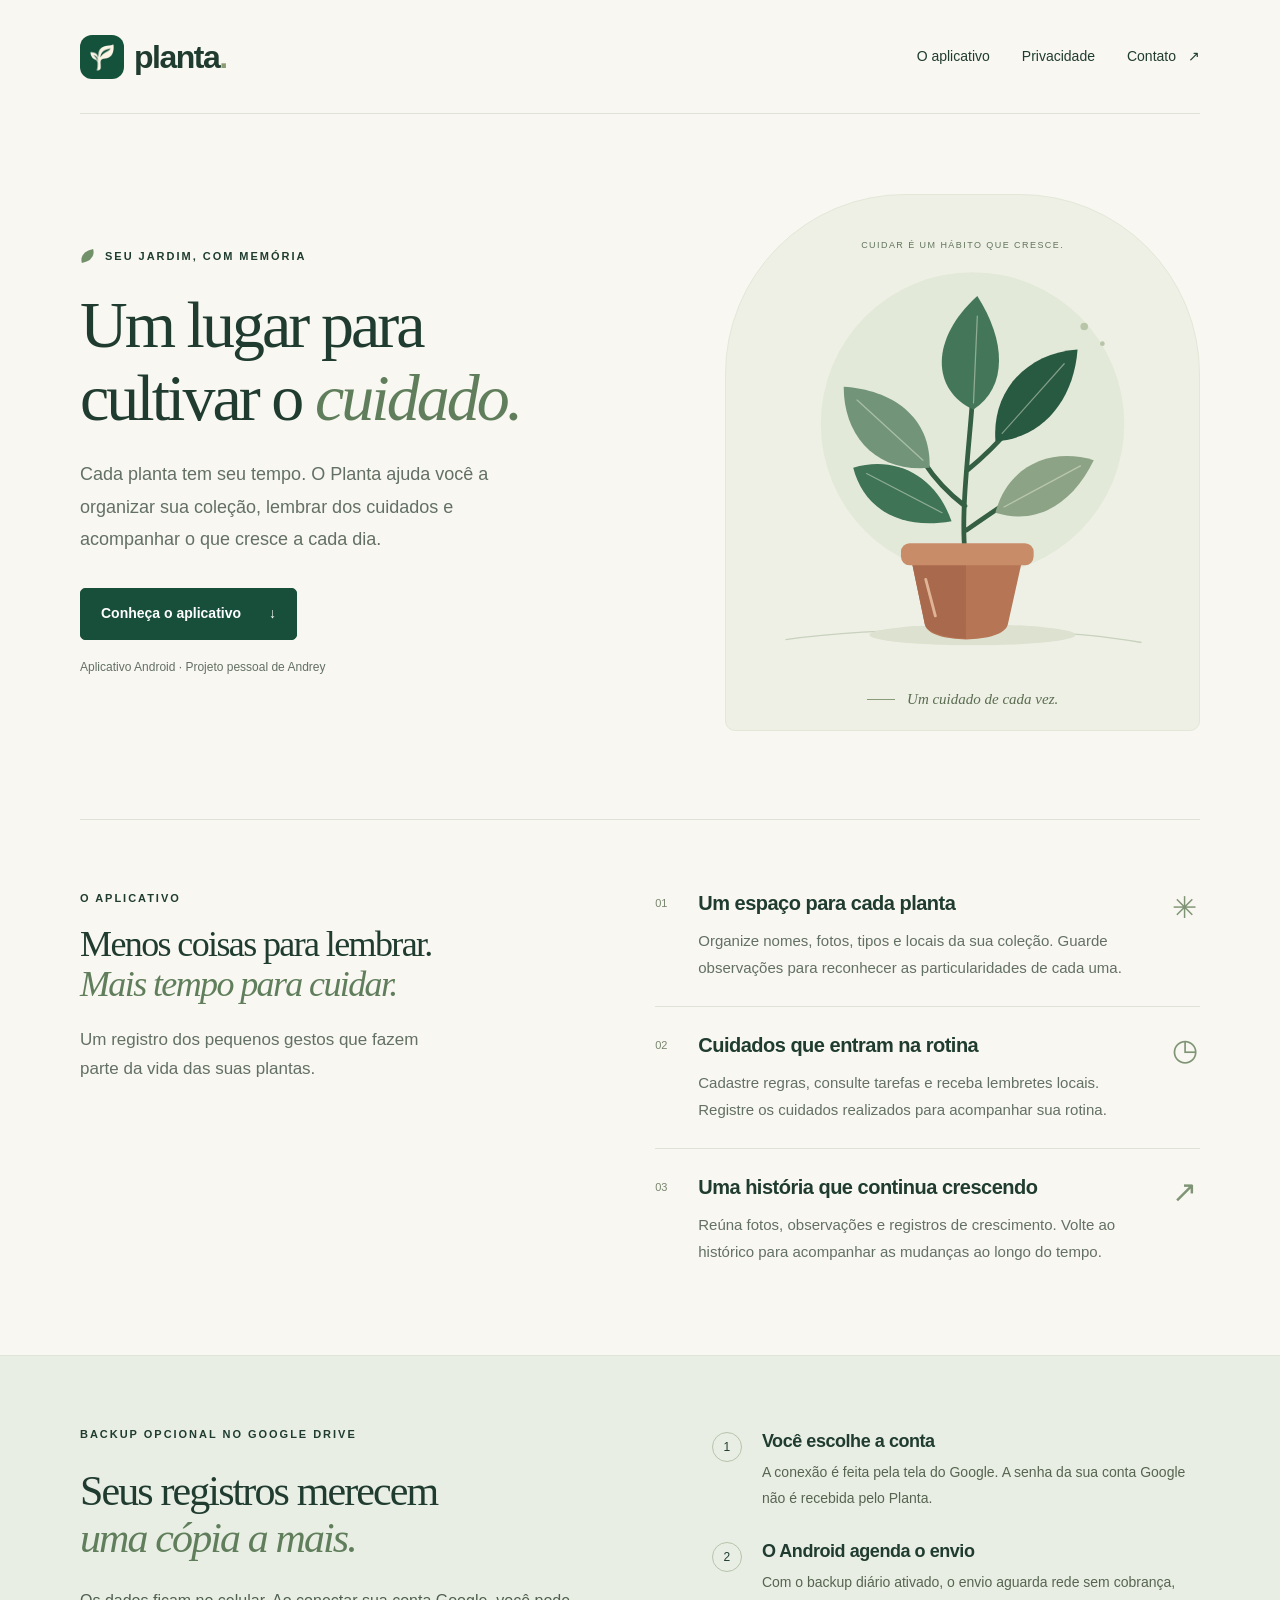
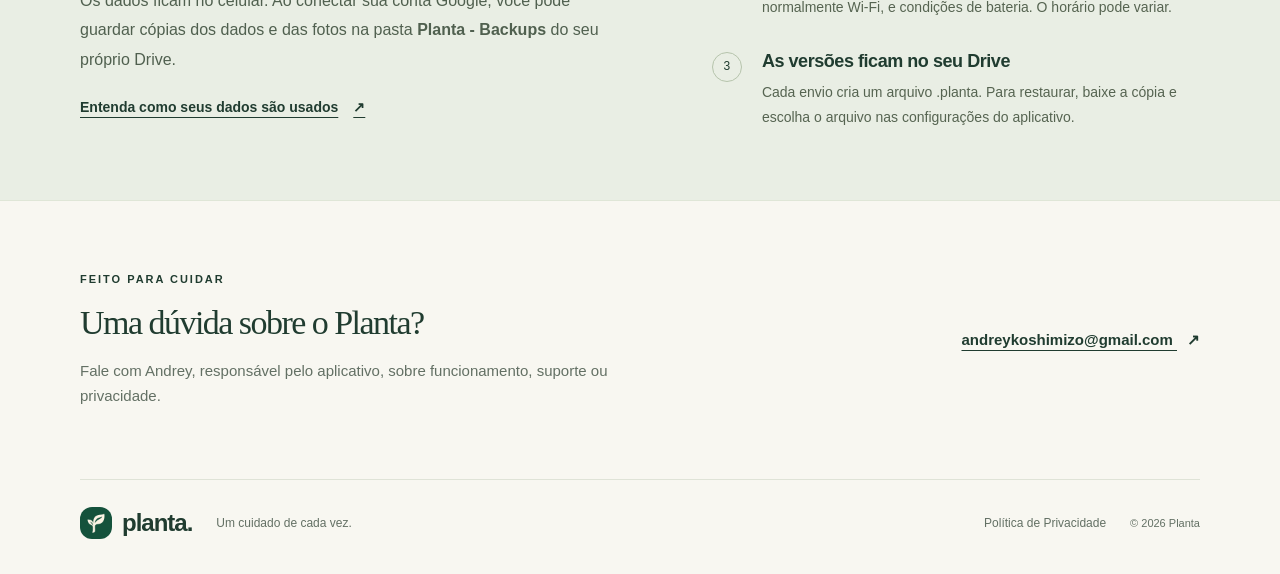
<file: index.html>
<!doctype html>
<html lang="pt-BR">
  <head>
    <meta charset="utf-8">
    <meta name="viewport" content="width=device-width, initial-scale=1">
    <meta name="description" content="Planta é um aplicativo Android para organizar plantas, acompanhar cuidados e manter cópias dos seus registros no Google Drive.">
    <meta name="theme-color" content="#184f3b">
    <title>Planta — um lugar para cultivar o cuidado</title>
    <link rel="icon" href="assets/planta.png?v=2" type="image/png">
    <link rel="stylesheet" href="styles.css">
  </head>
  <body>
    <a class="skip-link" href="#conteudo">Ir para o conteúdo</a>
    <header class="site-header container">
      <a class="brand" href="./" aria-label="Planta, página inicial">
        <img src="assets/planta.png?v=2" width="44" height="44" alt="">
        <span>planta<span class="brand-dot">.</span></span>
      </a>
      <nav aria-label="Navegação principal">
        <a href="#o-aplicativo">O aplicativo</a>
        <a href="privacidade.html">Privacidade</a>
        <a class="nav-contact" href="mailto:andreykoshimizo@gmail.com">Contato <span aria-hidden="true">↗</span></a>
      </nav>
    </header>

    <main id="conteudo">
      <section class="hero container" aria-labelledby="titulo">
        <div class="hero-copy">
          <p class="eyebrow"><span class="small-leaf" aria-hidden="true"></span>Seu jardim, com memória</p>
          <h1 id="titulo">Um lugar para<br>cultivar o <em>cuidado.</em></h1>
          <p class="hero-description">Cada planta tem seu tempo. O Planta ajuda você a organizar sua coleção, lembrar dos cuidados e acompanhar o que cresce a cada dia.</p>
          <a class="button" href="#o-aplicativo">Conheça o aplicativo <span aria-hidden="true">↓</span></a>
          <p class="hero-note">Aplicativo Android · Projeto pessoal de Andrey</p>
        </div>
        <div class="garden" aria-hidden="true">
          <span class="garden-label">CUIDAR É UM HÁBITO QUE CRESCE.</span>
          <svg class="botanical" viewBox="0 0 440 480" fill="none" xmlns="http://www.w3.org/2000/svg">
            <circle cx="230" cy="200" r="159" fill="#e3e9d9"/>
            <path d="M34 426C123 413 300 410 407 429" stroke="#c8d1be" stroke-width="1.5"/>
            <ellipse cx="230" cy="421" rx="108" ry="11" fill="#dce1d0"/>
            <path d="M222 335C216 271 235 175 232 106M222 286C184 257 170 228 154 188M224 249C259 220 290 184 300 158M224 311C260 286 284 269 317 255" stroke="#355f42" stroke-width="5" stroke-linecap="round"/>
            <path d="M231 185C187 165 185 111 235 66C265 113 267 161 231 185Z" fill="#447759"/>
            <path d="M185 246C129 251 95 213 95 161C145 164 187 192 185 246Z" fill="#72957a"/>
            <path d="M254 218C250 167 285 126 340 122C336 177 301 216 254 218Z" fill="#285941"/>
            <path d="M208 302C151 312 115 286 105 246C148 233 191 253 208 302Z" fill="#3f7456"/>
            <path d="M254 293C266 245 311 224 357 238C335 283 298 307 254 293Z" fill="#8ca485"/>
            <path d="M231 178L235 87M178 238L109 175M261 210L326 137M198 293L119 252M263 287L343 244" stroke="#f1f2df" stroke-opacity=".44" stroke-width="1.3" stroke-linecap="round"/>
            <path d="M165 338H283L267 410C263 431 183 431 180 410L165 338Z" fill="#b67554"/>
            <path d="M165 338H223V425C201 424 183 419 180 410L165 338Z" fill="#a8694c"/>
            <rect x="155" y="325" width="139" height="23" rx="9" fill="#c88c68"/>
            <path d="M181 363L191 401" stroke="#e2b497" stroke-width="3" stroke-linecap="round"/>
            <circle cx="347" cy="98" r="4" fill="#b8c5a8"/>
            <circle cx="366" cy="116" r="2.5" fill="#b8c5a8"/>
          </svg>
          <div class="garden-caption"><span class="caption-line"></span> Um cuidado de cada vez.</div>
        </div>
      </section>

      <section class="app-section container section" id="o-aplicativo" aria-labelledby="app-titulo">
        <div class="section-heading">
          <p class="eyebrow">O aplicativo</p>
          <h2 id="app-titulo">Menos coisas para lembrar.<br><em>Mais tempo para cuidar.</em></h2>
          <p>Um registro dos pequenos gestos que fazem parte da vida das suas plantas.</p>
        </div>
        <div class="feature-list">
          <article class="feature">
            <span class="feature-number">01</span>
            <div><h3>Um espaço para cada planta</h3><p>Organize nomes, fotos, tipos e locais da sua coleção. Guarde observações para reconhecer as particularidades de cada uma.</p></div>
            <span class="feature-symbol" aria-hidden="true">✳</span>
          </article>
          <article class="feature">
            <span class="feature-number">02</span>
            <div><h3>Cuidados que entram na rotina</h3><p>Cadastre regras, consulte tarefas e receba lembretes locais. Registre os cuidados realizados para acompanhar sua rotina.</p></div>
            <span class="feature-symbol" aria-hidden="true">◷</span>
          </article>
          <article class="feature">
            <span class="feature-number">03</span>
            <div><h3>Uma história que continua crescendo</h3><p>Reúna fotos, observações e registros de crescimento. Volte ao histórico para acompanhar as mudanças ao longo do tempo.</p></div>
            <span class="feature-symbol" aria-hidden="true">↗</span>
          </article>
        </div>
      </section>

      <section class="backup-section" aria-labelledby="backup-titulo">
        <div class="container backup-grid">
          <div>
            <p class="eyebrow">Backup opcional no Google Drive</p>
            <h2 id="backup-titulo">Seus registros merecem<br><em>uma cópia a mais.</em></h2>
            <p>Os dados ficam no celular. Ao conectar sua conta Google, você pode guardar cópias dos dados e das fotos na pasta <strong>Planta - Backups</strong> do seu próprio Drive.</p>
            <a class="text-link" href="privacidade.html">Entenda como seus dados são usados <span aria-hidden="true">↗</span></a>
          </div>
          <ol class="backup-steps">
            <li><span>1</span><div><h3>Você escolhe a conta</h3><p>A conexão é feita pela tela do Google. A senha da sua conta Google não é recebida pelo Planta.</p></div></li>
            <li><span>2</span><div><h3>O Android agenda o envio</h3><p>Com o backup diário ativado, o envio aguarda rede sem cobrança, normalmente Wi-Fi, e condições de bateria. O horário pode variar.</p></div></li>
            <li><span>3</span><div><h3>As versões ficam no seu Drive</h3><p>Cada envio cria um arquivo .planta. Para restaurar, baixe a cópia e escolha o arquivo nas configurações do aplicativo.</p></div></li>
          </ol>
        </div>
      </section>

      <section class="contact-section container section" aria-labelledby="contato-titulo">
        <div><p class="eyebrow">Feito para cuidar</p><h2 id="contato-titulo">Uma dúvida sobre o Planta?</h2><p>Fale com Andrey, responsável pelo aplicativo, sobre funcionamento, suporte ou privacidade.</p></div>
        <a class="contact-email" href="mailto:andreykoshimizo@gmail.com">andreykoshimizo@gmail.com <span aria-hidden="true">↗</span></a>
      </section>
    </main>

    <footer class="site-footer container">
      <a class="brand footer-brand" href="./"><img src="assets/planta.png?v=2" width="32" height="32" alt=""><span>planta.</span></a>
      <p>Um cuidado de cada vez.</p>
      <a href="privacidade.html">Política de Privacidade</a>
      <span class="footer-year">© 2026 Planta</span>
    </footer>
  </body>
</html>
</file>
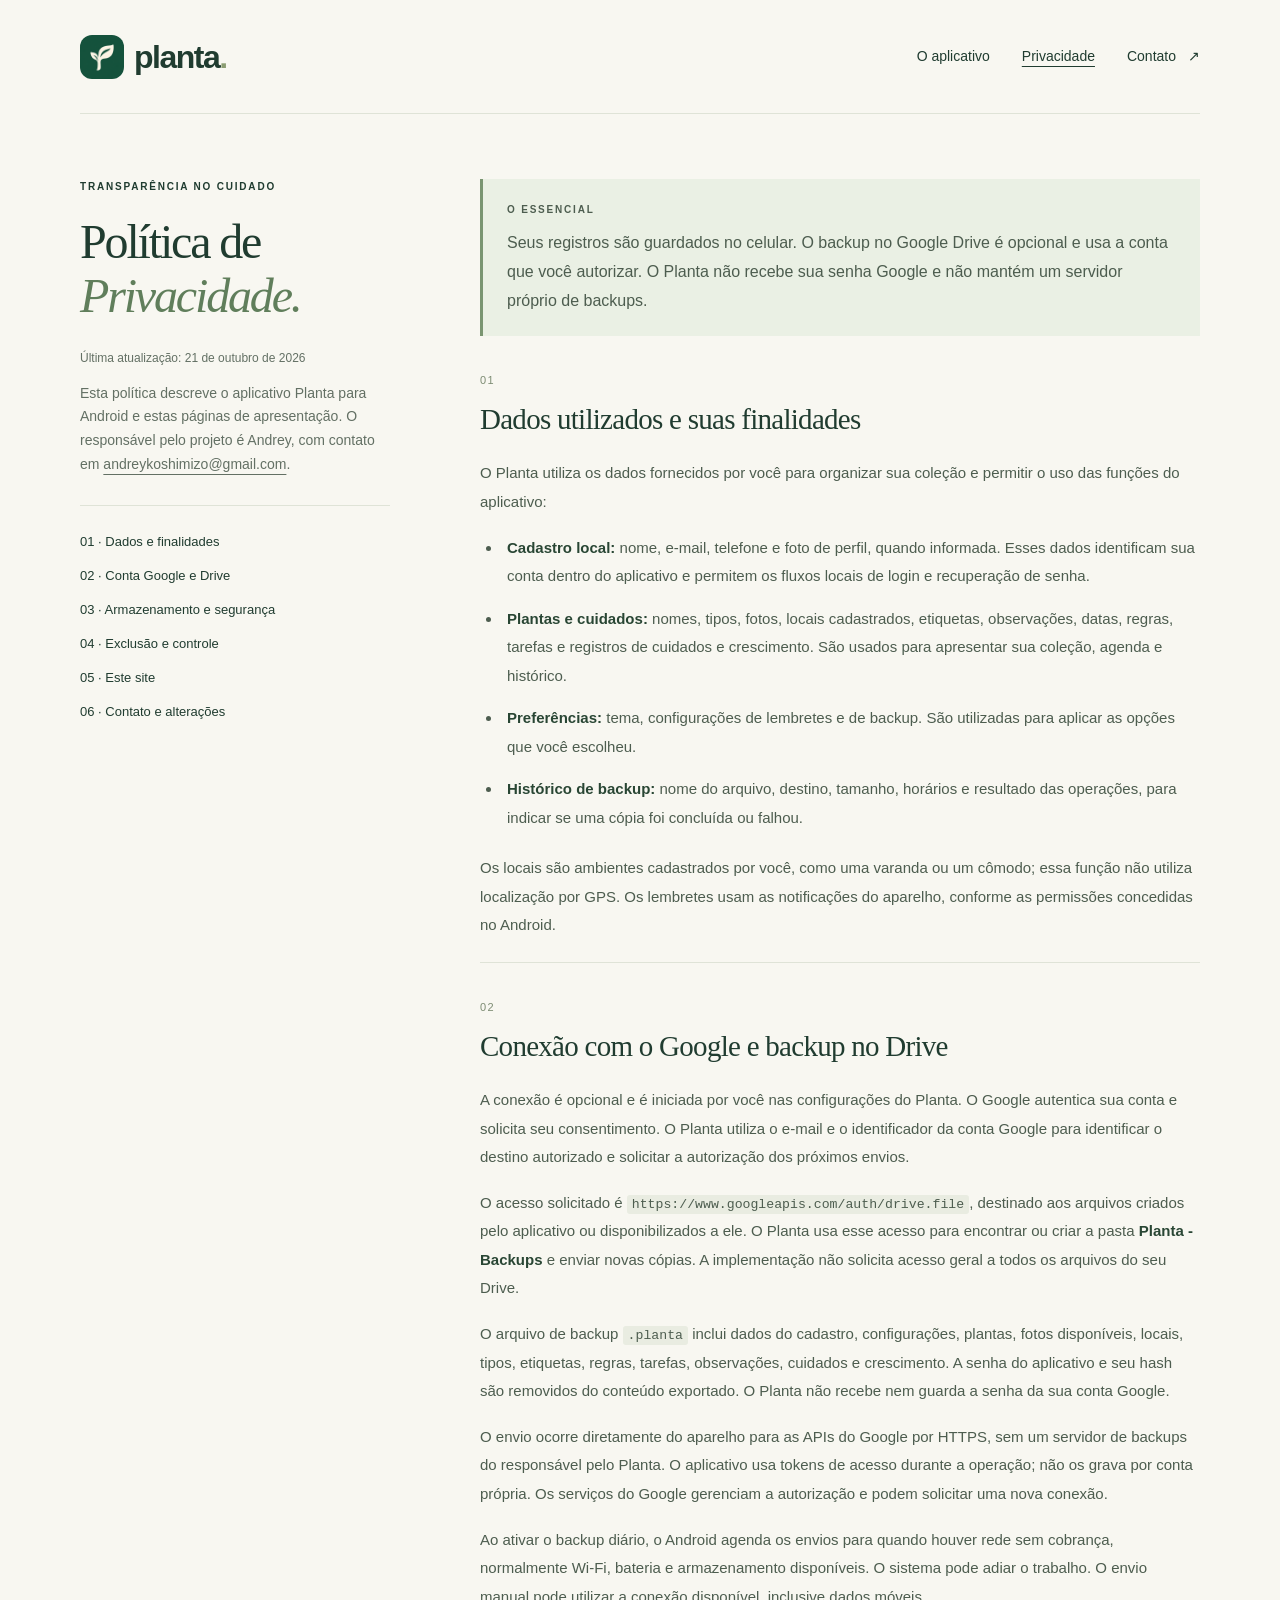
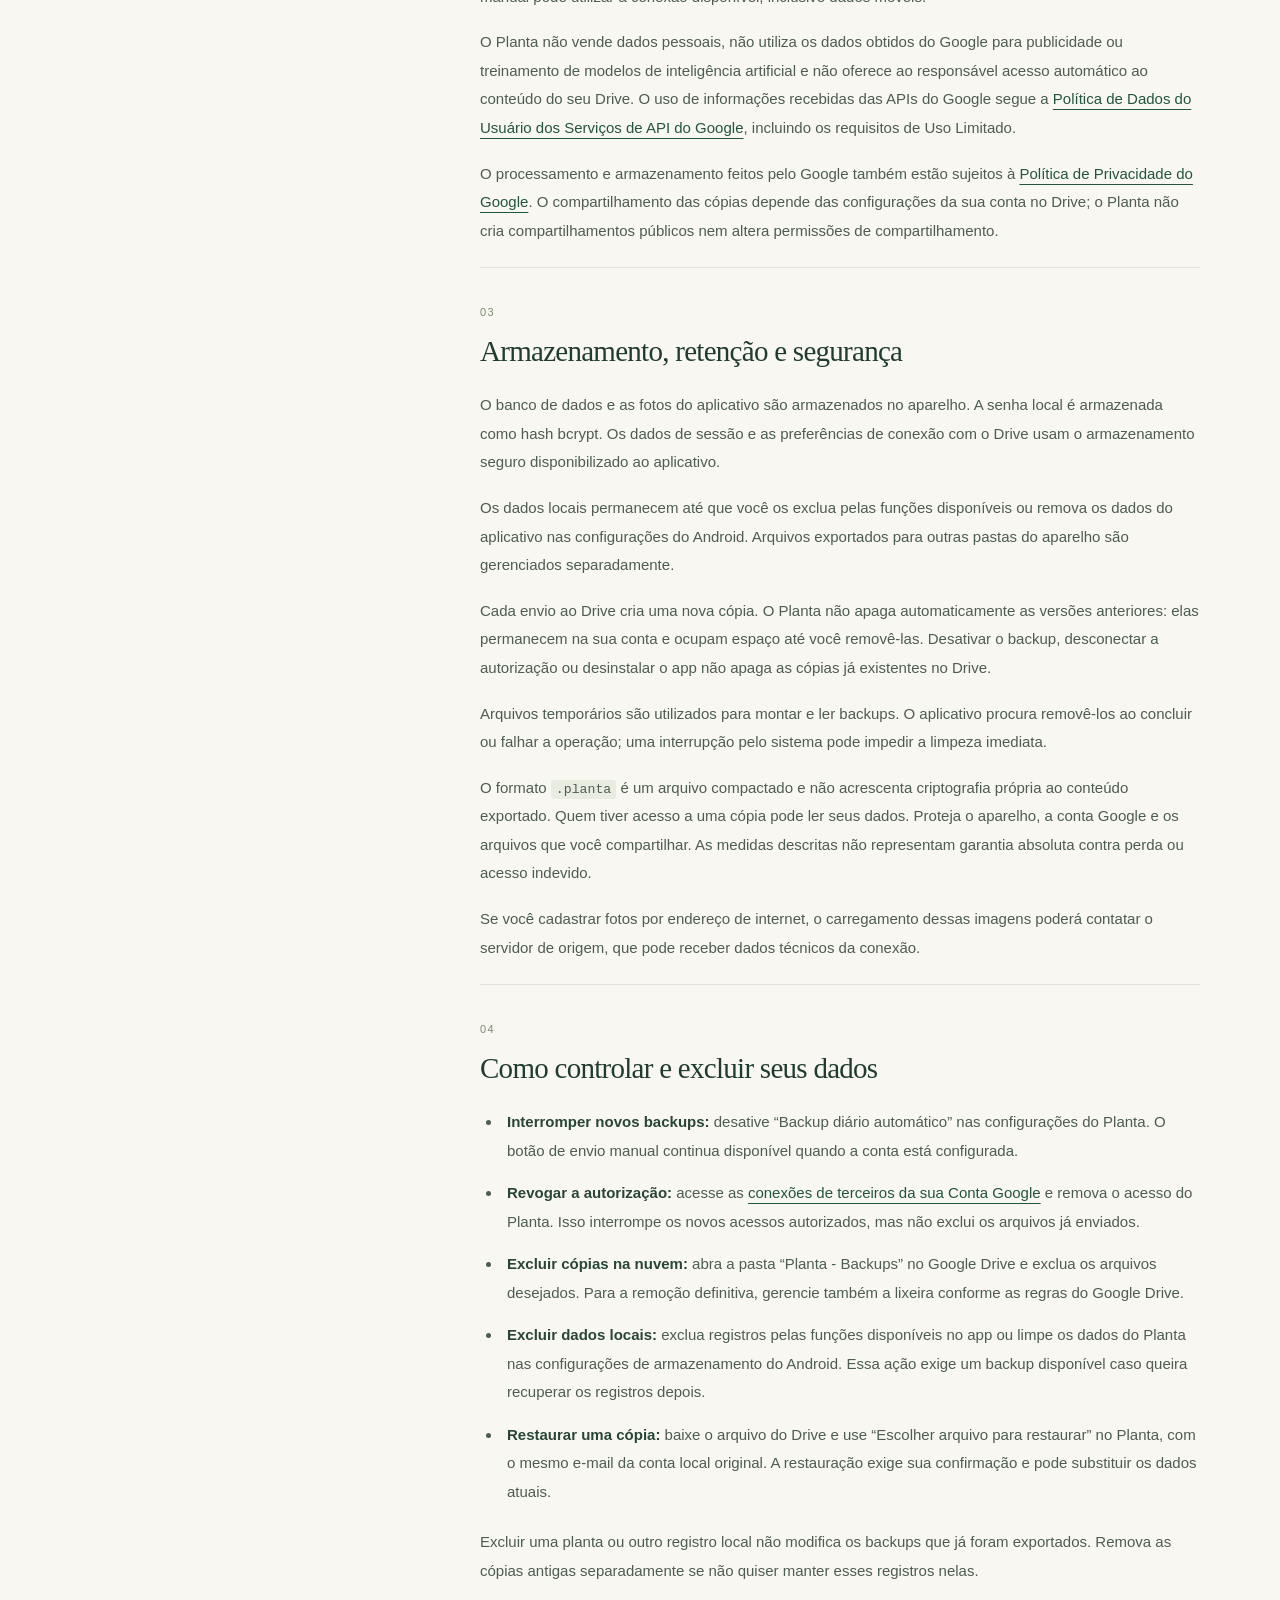
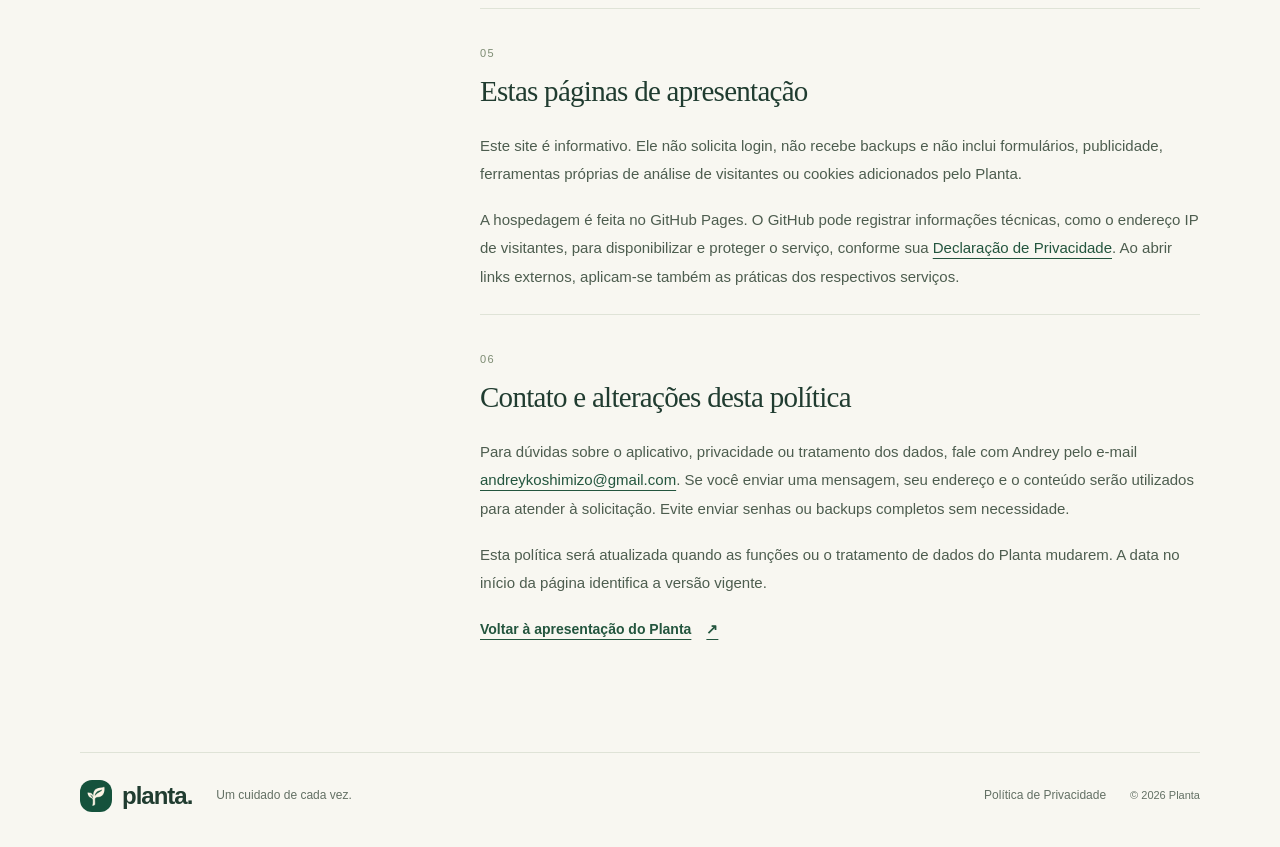
<file: privacidade.html>
<!doctype html>
<html lang="pt-BR">
  <head>
    <meta charset="utf-8">
    <meta name="viewport" content="width=device-width, initial-scale=1">
    <meta name="description" content="Saiba quais dados o Planta guarda no celular, como o backup opcional usa sua conta Google Drive e como excluir cópias ou revogar o acesso.">
    <meta name="theme-color" content="#184f3b">
    <title>Política de Privacidade — Planta</title>
    <link rel="icon" href="assets/planta.png?v=2" type="image/png">
    <link rel="stylesheet" href="styles.css">
  </head>
  <body>
    <a class="skip-link" href="#conteudo">Ir para o conteúdo</a>
    <header class="site-header container">
      <a class="brand" href="./" aria-label="Planta, página inicial"><img src="assets/planta.png?v=2" width="44" height="44" alt=""><span>planta<span class="brand-dot">.</span></span></a>
      <nav aria-label="Navegação principal"><a href="./">O aplicativo</a><a href="privacidade.html" aria-current="page">Privacidade</a><a class="nav-contact" href="mailto:andreykoshimizo@gmail.com">Contato <span aria-hidden="true">↗</span></a></nav>
    </header>

    <main id="conteudo" class="container privacy-layout">
      <div class="privacy-title">
        <p class="eyebrow">Transparência no cuidado</p>
        <h1>Política de<br><em>Privacidade.</em></h1>
        <p class="policy-date">Última atualização: <time datetime="2026-10-21">21 de outubro de 2026</time></p>
        <p>Esta política descreve o aplicativo Planta para Android e estas páginas de apresentação. O responsável pelo projeto é Andrey, com contato em <a href="mailto:andreykoshimizo@gmail.com">andreykoshimizo@gmail.com</a>.</p>
        <nav class="policy-nav" aria-label="Nesta política">
          <a href="#dados">01 · Dados e finalidades</a><a href="#google-drive">02 · Conta Google e Drive</a><a href="#armazenamento">03 · Armazenamento e segurança</a><a href="#controle">04 · Exclusão e controle</a><a href="#site">05 · Este site</a><a href="#contato">06 · Contato e alterações</a>
        </nav>
      </div>

      <div class="policy-content">
        <aside class="policy-summary" aria-label="Visão geral"><p class="eyebrow">O essencial</p><p>Seus registros são guardados no celular. O backup no Google Drive é opcional e usa a conta que você autorizar. O Planta não recebe sua senha Google e não mantém um servidor próprio de backups.</p></aside>

        <section id="dados" aria-labelledby="dados-titulo">
          <span class="section-number">01</span><h2 id="dados-titulo">Dados utilizados e suas finalidades</h2>
          <p>O Planta utiliza os dados fornecidos por você para organizar sua coleção e permitir o uso das funções do aplicativo:</p>
          <ul>
            <li><strong>Cadastro local:</strong> nome, e-mail, telefone e foto de perfil, quando informada. Esses dados identificam sua conta dentro do aplicativo e permitem os fluxos locais de login e recuperação de senha.</li>
            <li><strong>Plantas e cuidados:</strong> nomes, tipos, fotos, locais cadastrados, etiquetas, observações, datas, regras, tarefas e registros de cuidados e crescimento. São usados para apresentar sua coleção, agenda e histórico.</li>
            <li><strong>Preferências:</strong> tema, configurações de lembretes e de backup. São utilizadas para aplicar as opções que você escolheu.</li>
            <li><strong>Histórico de backup:</strong> nome do arquivo, destino, tamanho, horários e resultado das operações, para indicar se uma cópia foi concluída ou falhou.</li>
          </ul>
          <p>Os locais são ambientes cadastrados por você, como uma varanda ou um cômodo; essa função não utiliza localização por GPS. Os lembretes usam as notificações do aparelho, conforme as permissões concedidas no Android.</p>
        </section>

        <section id="google-drive" aria-labelledby="drive-titulo">
          <span class="section-number">02</span><h2 id="drive-titulo">Conexão com o Google e backup no Drive</h2>
          <p>A conexão é opcional e é iniciada por você nas configurações do Planta. O Google autentica sua conta e solicita seu consentimento. O Planta utiliza o e-mail e o identificador da conta Google para identificar o destino autorizado e solicitar a autorização dos próximos envios.</p>
          <p>O acesso solicitado é <code>https://www.googleapis.com/auth/drive.file</code>, destinado aos arquivos criados pelo aplicativo ou disponibilizados a ele. O Planta usa esse acesso para encontrar ou criar a pasta <strong>Planta - Backups</strong> e enviar novas cópias. A implementação não solicita acesso geral a todos os arquivos do seu Drive.</p>
          <p>O arquivo de backup <code>.planta</code> inclui dados do cadastro, configurações, plantas, fotos disponíveis, locais, tipos, etiquetas, regras, tarefas, observações, cuidados e crescimento. A senha do aplicativo e seu hash são removidos do conteúdo exportado. O Planta não recebe nem guarda a senha da sua conta Google.</p>
          <p>O envio ocorre diretamente do aparelho para as APIs do Google por HTTPS, sem um servidor de backups do responsável pelo Planta. O aplicativo usa tokens de acesso durante a operação; não os grava por conta própria. Os serviços do Google gerenciam a autorização e podem solicitar uma nova conexão.</p>
          <p>Ao ativar o backup diário, o Android agenda os envios para quando houver rede sem cobrança, normalmente Wi-Fi, bateria e armazenamento disponíveis. O sistema pode adiar o trabalho. O envio manual pode utilizar a conexão disponível, inclusive dados móveis.</p>
          <p>O Planta não vende dados pessoais, não utiliza os dados obtidos do Google para publicidade ou treinamento de modelos de inteligência artificial e não oferece ao responsável acesso automático ao conteúdo do seu Drive. O uso de informações recebidas das APIs do Google segue a <a href="https://developers.google.com/terms/api-services-user-data-policy">Política de Dados do Usuário dos Serviços de API do Google</a>, incluindo os requisitos de Uso Limitado.</p>
          <p>O processamento e armazenamento feitos pelo Google também estão sujeitos à <a href="https://policies.google.com/privacy?hl=pt-BR">Política de Privacidade do Google</a>. O compartilhamento das cópias depende das configurações da sua conta no Drive; o Planta não cria compartilhamentos públicos nem altera permissões de compartilhamento.</p>
        </section>

        <section id="armazenamento" aria-labelledby="armazenamento-titulo">
          <span class="section-number">03</span><h2 id="armazenamento-titulo">Armazenamento, retenção e segurança</h2>
          <p>O banco de dados e as fotos do aplicativo são armazenados no aparelho. A senha local é armazenada como hash bcrypt. Os dados de sessão e as preferências de conexão com o Drive usam o armazenamento seguro disponibilizado ao aplicativo.</p>
          <p>Os dados locais permanecem até que você os exclua pelas funções disponíveis ou remova os dados do aplicativo nas configurações do Android. Arquivos exportados para outras pastas do aparelho são gerenciados separadamente.</p>
          <p>Cada envio ao Drive cria uma nova cópia. O Planta não apaga automaticamente as versões anteriores: elas permanecem na sua conta e ocupam espaço até você removê-las. Desativar o backup, desconectar a autorização ou desinstalar o app não apaga as cópias já existentes no Drive.</p>
          <p>Arquivos temporários são utilizados para montar e ler backups. O aplicativo procura removê-los ao concluir ou falhar a operação; uma interrupção pelo sistema pode impedir a limpeza imediata.</p>
          <p>O formato <code>.planta</code> é um arquivo compactado e não acrescenta criptografia própria ao conteúdo exportado. Quem tiver acesso a uma cópia pode ler seus dados. Proteja o aparelho, a conta Google e os arquivos que você compartilhar. As medidas descritas não representam garantia absoluta contra perda ou acesso indevido.</p>
          <p>Se você cadastrar fotos por endereço de internet, o carregamento dessas imagens poderá contatar o servidor de origem, que pode receber dados técnicos da conexão.</p>
        </section>

        <section id="controle" aria-labelledby="controle-titulo">
          <span class="section-number">04</span><h2 id="controle-titulo">Como controlar e excluir seus dados</h2>
          <ul>
            <li><strong>Interromper novos backups:</strong> desative “Backup diário automático” nas configurações do Planta. O botão de envio manual continua disponível quando a conta está configurada.</li>
            <li><strong>Revogar a autorização:</strong> acesse as <a href="https://myaccount.google.com/connections">conexões de terceiros da sua Conta Google</a> e remova o acesso do Planta. Isso interrompe os novos acessos autorizados, mas não exclui os arquivos já enviados.</li>
            <li><strong>Excluir cópias na nuvem:</strong> abra a pasta “Planta - Backups” no Google Drive e exclua os arquivos desejados. Para a remoção definitiva, gerencie também a lixeira conforme as regras do Google Drive.</li>
            <li><strong>Excluir dados locais:</strong> exclua registros pelas funções disponíveis no app ou limpe os dados do Planta nas configurações de armazenamento do Android. Essa ação exige um backup disponível caso queira recuperar os registros depois.</li>
            <li><strong>Restaurar uma cópia:</strong> baixe o arquivo do Drive e use “Escolher arquivo para restaurar” no Planta, com o mesmo e-mail da conta local original. A restauração exige sua confirmação e pode substituir os dados atuais.</li>
          </ul>
          <p>Excluir uma planta ou outro registro local não modifica os backups que já foram exportados. Remova as cópias antigas separadamente se não quiser manter esses registros nelas.</p>
        </section>

        <section id="site" aria-labelledby="site-titulo">
          <span class="section-number">05</span><h2 id="site-titulo">Estas páginas de apresentação</h2>
          <p>Este site é informativo. Ele não solicita login, não recebe backups e não inclui formulários, publicidade, ferramentas próprias de análise de visitantes ou cookies adicionados pelo Planta.</p>
          <p>A hospedagem é feita no GitHub Pages. O GitHub pode registrar informações técnicas, como o endereço IP de visitantes, para disponibilizar e proteger o serviço, conforme sua <a href="https://docs.github.com/pt/site-policy/privacy-policies/github-general-privacy-statement">Declaração de Privacidade</a>. Ao abrir links externos, aplicam-se também as práticas dos respectivos serviços.</p>
        </section>

        <section id="contato" aria-labelledby="contato-titulo">
          <span class="section-number">06</span><h2 id="contato-titulo">Contato e alterações desta política</h2>
          <p>Para dúvidas sobre o aplicativo, privacidade ou tratamento dos dados, fale com Andrey pelo e-mail <a href="mailto:andreykoshimizo@gmail.com">andreykoshimizo@gmail.com</a>. Se você enviar uma mensagem, seu endereço e o conteúdo serão utilizados para atender à solicitação. Evite enviar senhas ou backups completos sem necessidade.</p>
          <p>Esta política será atualizada quando as funções ou o tratamento de dados do Planta mudarem. A data no início da página identifica a versão vigente.</p>
          <a class="text-link" href="./">Voltar à apresentação do Planta <span aria-hidden="true">↗</span></a>
        </section>
      </div>
    </main>

    <footer class="site-footer container"><a class="brand footer-brand" href="./"><img src="assets/planta.png?v=2" width="32" height="32" alt=""><span>planta.</span></a><p>Um cuidado de cada vez.</p><a href="privacidade.html" aria-current="page">Política de Privacidade</a><span class="footer-year">© 2026 Planta</span></footer>
  </body>
</html>
</file>
<file: styles.css>
:root{color-scheme:light;--paper:#f8f7f1;--ink:#203c30;--muted:#637064;--green:#184f3b;--line:#dfe3d7;--serif:Georgia,'Times New Roman',serif;--sans:'Segoe UI',Arial,sans-serif}
*{box-sizing:border-box}html{scroll-behavior:smooth;scroll-padding-top:32px}body{margin:0;background:var(--paper);color:var(--ink);font:17px/1.7 var(--sans);-webkit-font-smoothing:antialiased}a{color:inherit;text-underline-offset:5px}a:hover{color:#287356}a:focus-visible{outline:3px solid #9b5c36;outline-offset:6px;border-radius:3px}img{max-width:100%;height:auto}h1,h2,h3,p{margin-top:0}h1,h2{font-family:var(--serif);font-weight:400;line-height:1.12;letter-spacing:-.045em}h1 em,h2 em{font-weight:400;color:#607e5b}h2{font-size:clamp(32px,4vw,48px)}h3{font-size:20px;line-height:1.35;font-weight:600;letter-spacing:-.025em}p{margin-bottom:1.15em}.container{width:min(1120px,calc(100% - 88px));margin-inline:auto}.skip-link{position:absolute;left:16px;top:-100px;background:var(--green);color:white;padding:10px 18px;z-index:10}.skip-link:focus{top:10px}.site-header{display:flex;justify-content:space-between;align-items:center;gap:24px;min-height:114px;border-bottom:1px solid var(--line)}.brand{display:inline-flex;align-items:center;gap:10px;text-decoration:none;font-size:32px;font-weight:650;letter-spacing:-1.5px;line-height:1}.brand img{border-radius:12px;flex-shrink:0}.brand-dot{color:#8b9d72}.site-header nav{display:flex;align-items:center;gap:32px;font-size:14px}.site-header nav a{text-decoration:none}.site-header nav a[aria-current=page]{text-decoration:underline}.nav-contact{display:flex;gap:12px;align-items:center}.hero{display:grid;grid-template-columns:1.25fr 1fr;gap:52px;align-items:center;padding-block:80px 88px}.eyebrow{display:flex;gap:10px;align-items:center;font-size:11px;line-height:1.6;font-weight:650;text-transform:uppercase;letter-spacing:.18em;margin-bottom:24px}.small-leaf{height:10px;width:15px;border-radius:12px 0;background:#72916a;transform:rotate(-18deg)}.hero h1{font-size:clamp(44px,5.2vw,66px);margin-bottom:24px;line-height:1.1}.hero-description{max-width:470px;font-size:18px;line-height:1.8;color:var(--muted)}.button{display:inline-flex;align-items:center;gap:28px;min-height:52px;padding:11px 20px;background:var(--green);color:white;border:1px solid var(--green);border-radius:5px;text-decoration:none;font-size:14px;font-weight:600;margin-block:12px 18px}.button:hover{background:#286249;color:white}.hero-note{font-size:12px;line-height:1.6;color:var(--muted);margin:0}.garden{position:relative;min-width:0;align-self:stretch;background:#eef0e5;border:1px solid #e3e7d8;border-radius:180px 180px 10px 10px;display:flex;flex-direction:column;align-items:center;justify-content:center;overflow:hidden}.garden-label{position:absolute;top:43px;font-size:9px;letter-spacing:.16em;color:#61745c}.botanical{width:100%;max-width:420px;margin-top:38px}.garden-caption{display:flex;align-items:center;gap:12px;font:italic 15px var(--serif);margin-block:0 22px;color:#5a6c50}.caption-line{width:28px;height:1px;background:#8a9b78}.section{padding-block:70px}.app-section{border-top:1px solid var(--line);display:grid;grid-template-columns:1fr 1.1fr;gap:80px}.section-heading .eyebrow{margin-bottom:16px}.section-heading h2{font-size:36px;margin-bottom:22px}.section-heading>p:last-child{color:var(--muted);max-width:370px}.feature{display:grid;grid-template-columns:25px 1fr 28px;gap:18px;padding-block:25px;border-bottom:1px solid var(--line)}.feature:first-child{padding-top:0}.feature:last-child{border-bottom:0;padding-bottom:0}.feature-number{font-size:11px;color:#78866e;padding-top:4px}.feature h3{margin-bottom:10px}.feature p{font-size:15px;color:var(--muted);margin:0;line-height:1.8}.feature-symbol{font:30px var(--serif);color:#7f9475}.backup-section{background:#e9eee4;border-block:1px solid #dfe6d7;margin-top:20px}.backup-grid{display:grid;grid-template-columns:1.1fr 1fr;gap:95px;padding-block:70px}.backup-grid h2{font-size:42px;margin-bottom:24px}.backup-grid>div>p:not(.eyebrow){font-size:16px;line-height:1.85;color:#50604f}.text-link{display:inline-flex;align-items:center;gap:15px;font-size:14px;font-weight:600;text-decoration:underline;text-decoration-thickness:1px}.backup-steps{list-style:none;margin:0;padding:3px 0 0;display:flex;flex-direction:column;gap:28px}.backup-steps li{display:flex;gap:20px}.backup-steps li>span{flex-shrink:0;display:grid;place-items:center;width:30px;height:30px;border:1px solid #b6c4ac;border-radius:50%;font-size:12px;margin-top:3px}.backup-steps h3{font-size:18px;margin-bottom:7px}.backup-steps p{font-size:14px;color:#566451;margin:0;line-height:1.8}.contact-section{display:flex;align-items:center;justify-content:space-between;gap:45px}.contact-section h2{font-size:34px;margin-bottom:16px}.contact-section .eyebrow{margin-bottom:15px}.contact-section p:last-child{color:var(--muted);font-size:15px;max-width:530px;margin:0}.contact-email{font-size:15px;font-weight:600;overflow-wrap:anywhere}.contact-email span{display:inline-block;padding-left:10px}.site-footer{display:flex;align-items:center;gap:24px;padding-block:27px 35px;border-top:1px solid var(--line);font-size:12px;color:var(--muted)}.footer-brand{font-size:24px;letter-spacing:-1px;color:var(--ink)}.site-footer p{margin:0;flex:1}.site-footer>a:not(.brand){text-decoration:none}.footer-year{font-size:11px}.privacy-layout{display:grid;grid-template-columns:310px 1fr;gap:90px;padding-block:65px 85px;align-items:start}.privacy-title{position:sticky;top:32px}.privacy-title h1{font-size:48px;margin-bottom:25px}.privacy-title .eyebrow{font-size:10px;margin-bottom:20px}.privacy-title>p:not(.eyebrow){font-size:14px;color:var(--muted);overflow-wrap:anywhere}.policy-date{font-size:12px!important}.policy-nav{display:flex;flex-direction:column;gap:12px;border-top:1px solid var(--line);padding-top:25px;margin-top:28px}.policy-nav a{font-size:13px;text-decoration:none}.policy-nav a:hover{text-decoration:underline}.policy-summary{border-left:3px solid #7a9571;padding:21px 24px;background:#eaf0e4}.policy-summary .eyebrow{margin-bottom:10px;font-size:10px}.policy-summary>p:last-child{margin:0;font-size:16px;line-height:1.8}.policy-content section{padding-block:35px 5px;border-bottom:1px solid var(--line)}.policy-content section:last-child{border-bottom:0}.section-number{display:block;font-size:11px;letter-spacing:.12em;color:#7d8c73;margin-bottom:12px}.policy-content h2{font-size:29px;line-height:1.22;letter-spacing:-.025em;margin-bottom:22px}.policy-content p,.policy-content li{font-size:15px;color:#4d5d4f;line-height:1.9}.policy-content ul{padding-left:22px;margin:0 0 22px}.policy-content li{padding-left:5px;margin-bottom:14px}.policy-content strong{font-weight:650;color:#294634}.policy-content a{overflow-wrap:anywhere;color:#23553e}.policy-content code{font-size:.88em;background:#e9ece1;border-radius:3px;padding:2px 5px;overflow-wrap:anywhere}.policy-content .text-link{margin-bottom:20px}
@media(min-width:1500px){.hero{padding-block:95px}.garden{min-height:500px}}
@media(max-width:1000px){.container{width:calc(100% - 56px)}.hero{gap:28px;padding-block:60px}.hero h1{font-size:49px}.hero-description{font-size:16px}.garden-label{font-size:8px;top:32px}.garden{border-radius:150px 150px 10px 10px}.app-section{gap:42px}.section-heading h2{font-size:31px}.backup-grid{gap:48px}.backup-grid h2{font-size:36px}.privacy-layout{grid-template-columns:260px 1fr;gap:42px}.privacy-title h1{font-size:43px}.contact-section{flex-direction:column;align-items:flex-start;gap:22px}}
@media(max-width:700px){html{scroll-padding-top:20px}.container{width:calc(100% - 40px)}.site-header{min-height:88px;gap:12px;flex-wrap:wrap;padding-block:17px}.brand{font-size:27px}.brand img{width:36px;height:36px;border-radius:10px}.site-header nav{gap:16px;font-size:12px}.nav-contact{display:none!important}.hero{grid-template-columns:1fr;padding-block:46px 40px;gap:32px}.hero h1{font-size:clamp(40px,10vw,57px)}.hero-description{font-size:16px;max-width:480px}.eyebrow{font-size:10px;margin-bottom:20px}.hero-note{font-size:11px}.garden{min-height:320px;width:min(100%,440px);justify-self:center;border-radius:170px 170px 8px 8px}.botanical{max-width:275px;margin-top:20px}.garden-label{top:27px;font-size:8px}.garden-caption{font-size:13px;margin-bottom:17px}.section{padding-block:44px}.app-section{grid-template-columns:1fr;gap:30px}.section-heading h2{font-size:33px}.section-heading>p:last-child{margin-bottom:0;max-width:100%;font-size:15px}.feature{gap:13px;padding-block:22px;grid-template-columns:22px 1fr 22px}.feature h3{font-size:18px}.feature p{font-size:14px}.feature-symbol{font-size:26px}.backup-section{margin-top:0}.backup-grid{grid-template-columns:1fr;gap:33px;padding-block:44px}.backup-grid h2{font-size:35px}.backup-grid>div>p:not(.eyebrow){font-size:15px}.backup-grid .text-link{font-size:13px}.backup-steps{gap:23px}.backup-steps li{gap:15px}.contact-section h2{font-size:32px}.contact-email{font-size:14px}.site-footer{display:grid;grid-template-columns:1fr 1fr;gap:18px;padding-block:25px}.footer-brand{font-size:23px}.footer-brand img{width:30px;height:30px}.site-footer p{font-size:11px;text-align:right}.site-footer>a:not(.brand){font-size:11px}.footer-year{text-align:right}.privacy-layout{grid-template-columns:1fr;gap:35px;padding-block:42px}.privacy-title{position:static}.privacy-title h1{font-size:46px}.privacy-title>p:not(.eyebrow){max-width:540px}.policy-nav{display:grid;grid-template-columns:1fr 1fr;gap:12px 18px;margin-top:22px;padding-top:22px}.policy-nav a{font-size:11px}.policy-summary{padding:18px 20px}.policy-summary>p:last-child{font-size:15px}.policy-content h2{font-size:28px}.policy-content section{padding-top:30px}.policy-content p,.policy-content li{font-size:14px}}
@media(prefers-reduced-motion:reduce){html{scroll-behavior:auto}}
</file>
